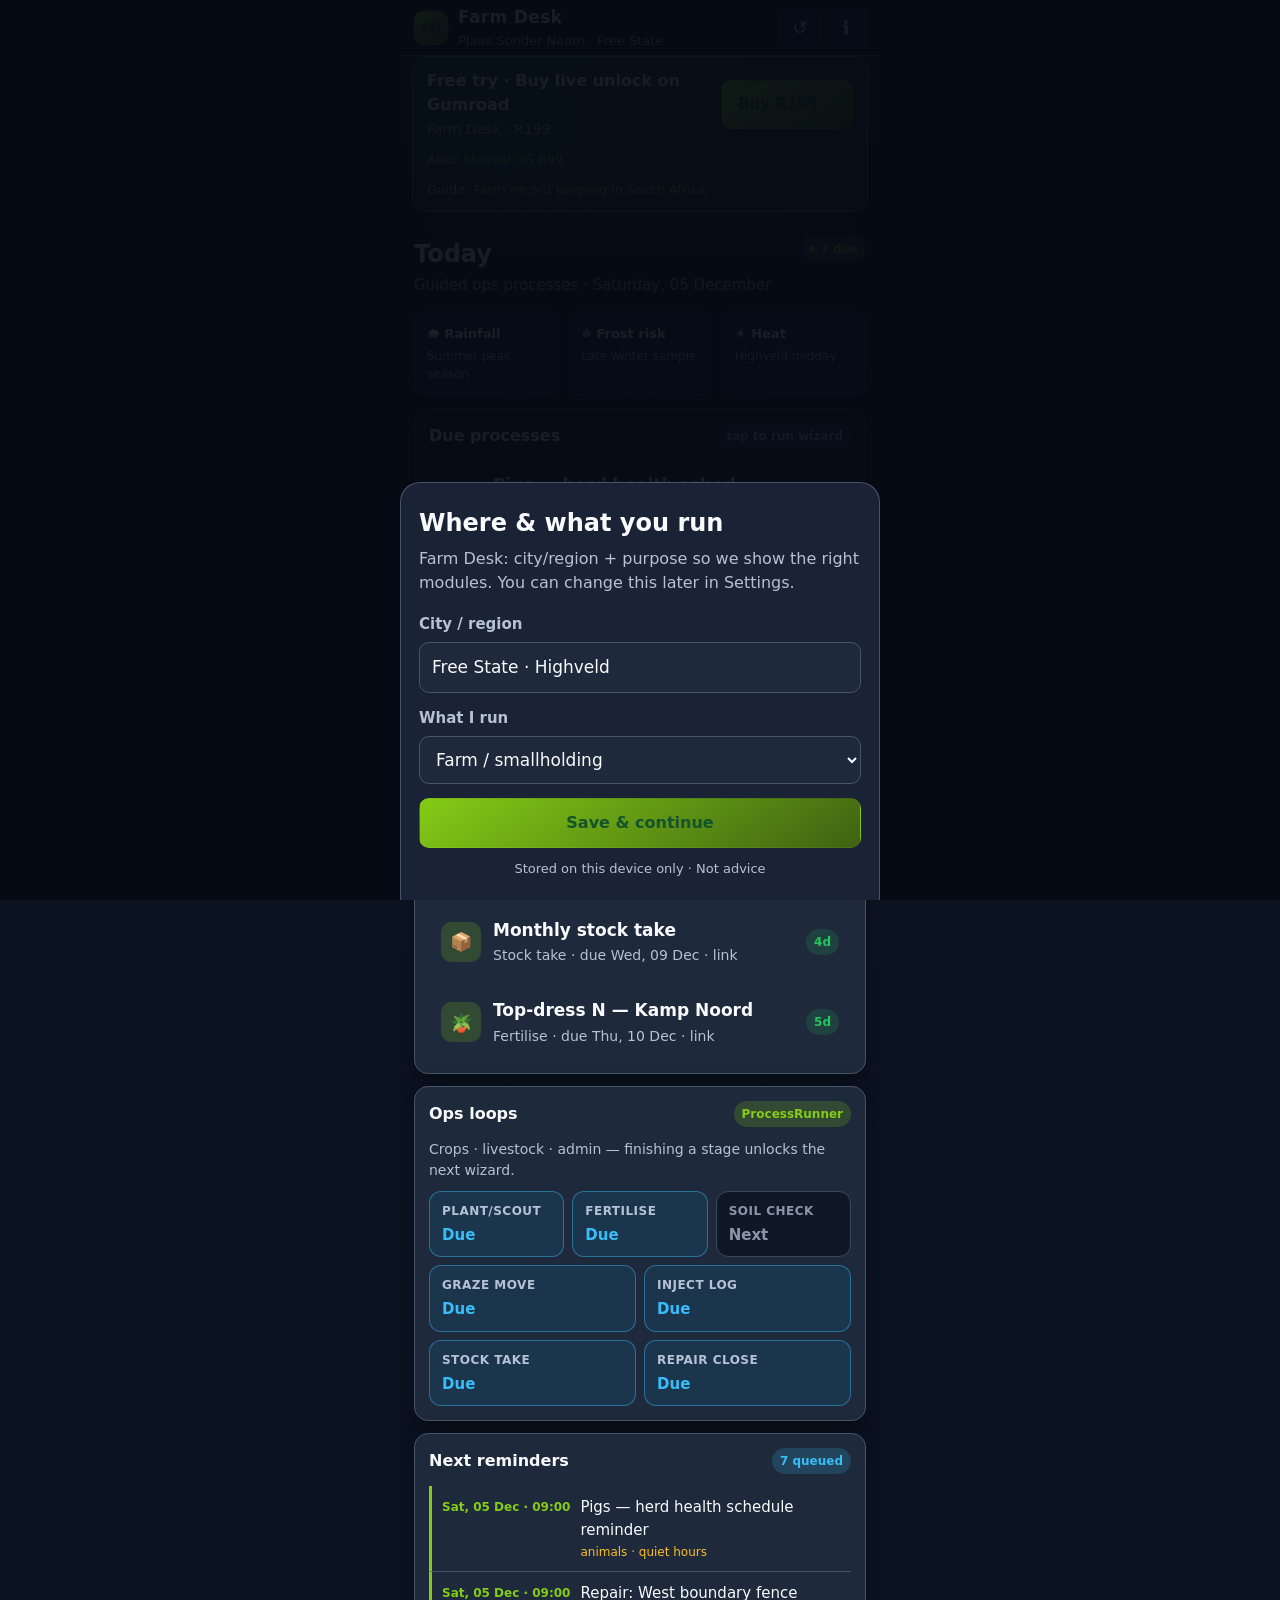
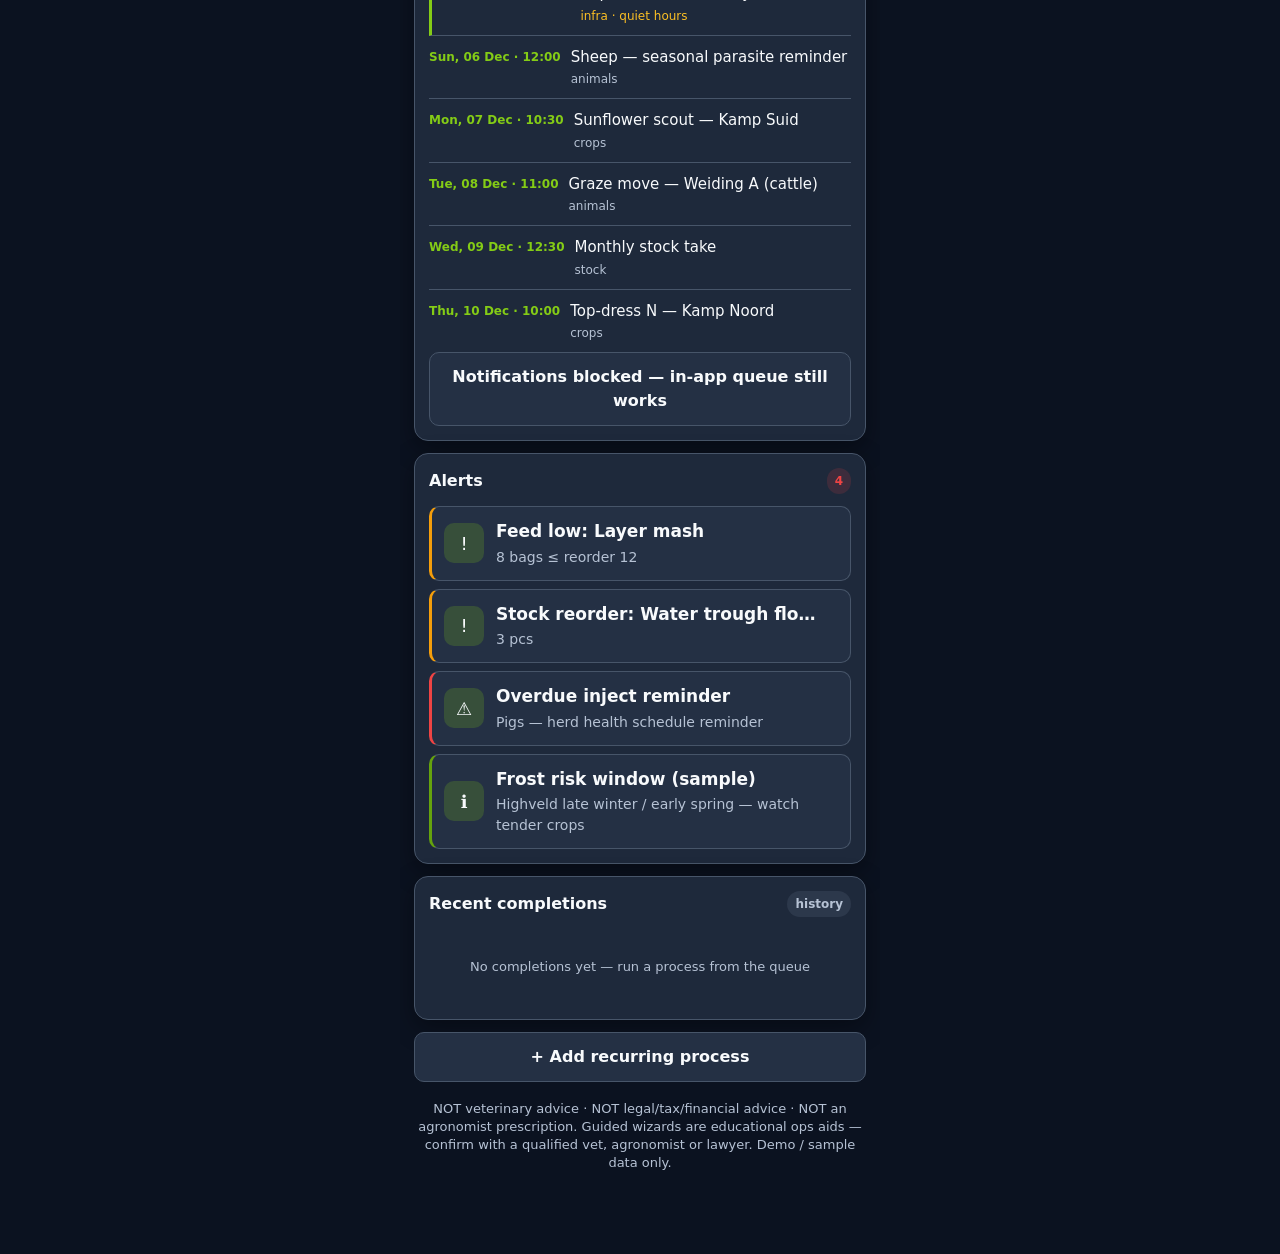
<file: index.html>
<!DOCTYPE html>
<html lang="en">
<head>
  <meta charset="UTF-8" />
  <meta name="viewport" content="width=device-width, initial-scale=1, viewport-fit=cover" />
  <meta name="theme-color" content="#0b1220" />
  <meta name="description" content="Farm Desk — free try of the live SA farm ops runner (Free State / Highveld). Buy unlock on Gumroad. Sample data only. NOT veterinary, legal, tax, financial or agronomist advice." />
  <meta name="apple-mobile-web-app-capable" content="yes" />
  <meta name="apple-mobile-web-app-status-bar-style" content="black-translucent" />
  <meta name="apple-mobile-web-app-title" content="Farm Desk" />
  <title>Farm Desk · Plaas ops</title>
  <link rel="manifest" href="manifest.webmanifest" />
  <link rel="apple-touch-icon" href="icons/icon-192.png" />
    <meta property="og:image" content="https://esteprinsloo101-web.github.io/farm-desk/brand/og.png" />
  <meta property="og:url" content="https://esteprinsloo101-web.github.io/farm-desk/" />
  <meta name="twitter:card" content="summary_large_image" />
  <link rel="icon" href="brand/favicon-192.png" type="image/png" sizes="192x192" />
<link rel="stylesheet" href="styles.css" />
  <link rel="icon" href="data:image/svg+xml,%3Csvg xmlns='http://www.w3.org/2000/svg' viewBox='0 0 32 32'%3E%3Crect width='32' height='32' rx='8' fill='%2384cc16'/%3E%3Ctext x='16' y='22' text-anchor='middle' font-size='14' font-family='sans-serif' font-weight='800' fill='%2314532d'%3EFD%3C/text%3E%3C/svg%3E" />
</head>
<body>
  <div class="app" id="app">
    <header class="header">
      <div class="brand">
        <div class="brand-mark" aria-hidden="true">FD</div>
        <div class="brand-text">
          <h1>Farm Desk</h1>
          <p>Plaas Sonder Naam · Free State</p>
        </div>
      </div>
      <div class="header-actions">
        <button type="button" class="icon-btn" id="btn-reset" title="Reset sample data" aria-label="Reset sample data">↺</button>
        <button type="button" class="icon-btn" id="btn-info" title="About" aria-label="About">ℹ</button>
      </div>
    </header>

    <div class="live-cta" role="region" aria-label="Free try · Buy live unlock on Gumroad">
      <div class="live-cta-body">
        <strong>Free try · Buy live unlock on Gumroad</strong>
        <span>Farm Desk · R199</span>
      </div>
      <a class="btn btn-primary btn-sm" href="https://stofficial.gumroad.com/l/omrggs" target="_blank" rel="noopener noreferrer">Buy R199 ↗</a>
      <p class="live-cta-foot">Also: <a href="https://stofficial.gumroad.com/l/ydbgne" target="_blank" rel="noopener noreferrer">Stokvel OS R99</a></p>
      <p class="live-cta-foot">Guide: <a href="guides/farm-record-keeping-south-africa.html">Farm record keeping in South Africa</a></p>
    </div>

    <div class="install-banner hidden" id="install-banner" role="region" aria-label="Install app">
      <div class="install-banner-body">
        <strong>Add Farm Desk to Home Screen</strong>
        <span>Works offline for the app shell · Reminds you of crops · livestock · admin loops</span>
      </div>
      <div class="install-banner-actions">
        <button type="button" class="btn btn-ghost btn-sm" id="btn-install-dismiss">Not now</button>
        <button type="button" class="btn btn-primary btn-sm" id="btn-install">Install</button>
      </div>
    </div>

    <main class="main" id="main">
      <!-- HOME / DASHBOARD -->
      <section class="view active" id="view-home" data-view="home">
        <div class="view-title">
          <div>
            <h2>Today</h2>
            <p class="sub">Guided ops processes · <span id="today-date"></span></p>
          </div>
          <span class="badge teal" id="today-count"><span class="dot"></span> 0 due</span>
        </div>

        <div class="grid grid-3 mb-12" id="weather-snap"></div>

        <div class="card mb-12">
          <div class="card-head">
            <h3>Due processes</h3>
            <span class="badge muted">tap to run wizard</span>
          </div>
          <div class="list" id="today-queue"></div>
        </div>

        <div class="card mb-12">
          <div class="card-head"><h3>Ops loops</h3><span class="badge teal">ProcessRunner</span></div>
          <p style="font-size:14px;color:var(--muted);margin-bottom:10px">Crops · livestock · admin — finishing a stage unlocks the next wizard.</p>
          <div class="loop-track" id="loop-track-crops" aria-label="Crops loop"></div>
          <div class="loop-track" id="loop-track-animals" style="margin-top:8px" aria-label="Livestock loop"></div>
          <div class="loop-track" id="loop-track-admin" style="margin-top:8px" aria-label="Admin loop"></div>
        </div>

        <div class="card mb-12">
          <div class="card-head"><h3>Next reminders</h3><span class="badge info" id="reminder-badge">auto</span></div>
          <div id="reminder-panel"></div>
          <div class="btn-row" style="margin-top:10px">
            <button type="button" class="btn btn-ghost btn-block" id="btn-enable-notifs">Enable notifications</button>
          </div>
        </div>

        <div class="card mb-12">
          <div class="card-head"><h3>Alerts</h3><span class="badge warn" id="alerts-badge">—</span></div>
          <div class="list" id="alerts-list"></div>
        </div>

        <div class="card mb-12">
          <div class="card-head"><h3>Recent completions</h3><span class="badge muted">history</span></div>
          <div id="history-panel"></div>
        </div>

        <div class="btn-row mb-12">
          <button type="button" class="btn btn-ghost btn-block" id="btn-add-process-home">+ Add recurring process</button>
        </div>

        <p class="disclaimer">NOT veterinary advice · NOT legal/tax/financial advice · NOT an agronomist prescription. Guided wizards are educational ops aids — confirm with a qualified vet, agronomist or lawyer. Demo / sample data only.</p>
      </section>

      <!-- CROPS -->
      <section class="view" id="view-crops" data-view="crops">
        <div class="view-title">
          <div>
            <h2>Crops</h2>
            <p class="sub">Kampe · plant windows · soil logs</p>
          </div>
        </div>

        <div class="tabs" id="crops-tabs">
          <button type="button" class="tab active" data-ctab="fields">Kampe</button>
          <button type="button" class="tab" data-ctab="planner">Planner</button>
          <button type="button" class="tab" data-ctab="fert">Fertilise</button>
          <button type="button" class="tab" data-ctab="soil">Soil logs</button>
        </div>

        <div id="crops-panel-fields">
          <div class="card mb-12">
            <div class="card-head"><h3>Fields / kampe</h3><span class="badge teal" id="fields-ha">—</span></div>
            <div class="list" id="fields-list"></div>
          </div>
        </div>

        <div id="crops-panel-planner" class="hidden">
          <div class="card mb-12">
            <div class="card-head"><h3>What · where · when</h3><span class="badge muted">sample</span></div>
            <div class="list" id="planner-list"></div>
          </div>
        </div>

        <div id="crops-panel-fert" class="hidden">
          <div class="card mb-12">
            <div class="card-head"><h3>Fertiliser timing reminders</h3><span class="badge warn">ops aid</span></div>
            <p style="font-size:12px;color:var(--muted);margin-bottom:10px">Reminders only — not a product prescription. Confirm rates with an agronomist.</p>
            <div class="list" id="fert-list"></div>
          </div>
        </div>

        <div id="crops-panel-soil" class="hidden">
          <div class="card mb-12">
            <div class="card-head"><h3>Add soil / moisture log</h3></div>
            <div class="form-row"><label>Kamp / field</label>
              <select id="soil-field"></select>
            </div>
            <div class="form-row"><label>Moisture note</label>
              <input type="text" id="soil-moisture" placeholder="e.g. Adequate after rain" />
            </div>
            <div class="form-row"><label>Quality / observation</label>
              <textarea id="soil-note" placeholder="User-entered observation…"></textarea>
            </div>
            <button type="button" class="btn btn-primary btn-block" id="btn-soil-log">Save soil log</button>
          </div>
          <div class="card">
            <div class="card-head"><h3>Recent soil logs</h3></div>
            <div class="list" id="soil-logs"></div>
          </div>
        </div>
        <p class="disclaimer">NOT an agronomist prescription · Demo sample data · Confirm fertiliser &amp; plant decisions with a qualified adviser.</p>
      </section>

      <!-- ANIMALS / LIVESTOCK -->
      <section class="view" id="view-animals" data-view="animals">
        <div class="view-title">
          <div>
            <h2>Animals</h2>
            <p class="sub">Vee · wild · grazing · inject reminders</p>
          </div>
        </div>

        <div class="tabs" id="animals-tabs">
          <button type="button" class="tab active" data-atab="herd">Herd</button>
          <button type="button" class="tab" data-atab="capacity">Capacity</button>
          <button type="button" class="tab" data-atab="graze">Graze</button>
          <button type="button" class="tab" data-atab="feed">Feed</button>
          <button type="button" class="tab" data-atab="inject">Inject</button>
        </div>

        <div id="animals-panel-herd">
          <div class="grid grid-2 mb-12" id="herd-kpis"></div>
          <div class="card mb-12">
            <div class="card-head"><h3>Headcounts by species</h3></div>
            <div class="list" id="herd-list"></div>
          </div>
        </div>

        <div id="animals-panel-capacity" class="hidden">
          <div class="card mb-12">
            <div class="card-head"><h3>Carrying capacity</h3><span class="badge muted">sample table</span></div>
            <p style="font-size:12px;color:var(--muted);margin-bottom:10px">Simple ha × stocking rate. Adjust rates to your veld — educational only.</p>
            <div class="form-row"><label>Grazing area (ha)</label>
              <input type="number" id="cap-ha" inputmode="decimal" step="0.1" />
            </div>
            <div class="form-row"><label>Species / rate basis</label>
              <select id="cap-species"></select>
            </div>
            <div class="form-row"><label>Stocking rate (LSU / ha) — editable</label>
              <input type="number" id="cap-rate" inputmode="decimal" step="0.01" />
            </div>
            <div class="calc-box">
              <div style="font-size:12px;color:var(--muted)">Estimated LSU capacity</div>
              <div class="calc-result" id="cap-result">—</div>
              <div style="font-size:12px;color:var(--muted);margin-top:6px" id="cap-compare"></div>
            </div>
            <button type="button" class="btn btn-ghost btn-block" id="btn-cap-save" style="margin-top:10px">Save rate to sample table</button>
          </div>
          <div class="card">
            <div class="card-head"><h3>Sample stocking rates</h3></div>
            <div class="list" id="rate-table"></div>
          </div>
        </div>

        <div id="animals-panel-graze" class="hidden">
          <div class="card mb-12">
            <div class="card-head"><h3>Grazing rotations</h3><span class="badge teal">kampe</span></div>
            <div class="list" id="graze-list"></div>
          </div>
        </div>

        <div id="animals-panel-feed" class="hidden">
          <div class="card mb-12">
            <div class="card-head"><h3>Feed &amp; supplies</h3></div>
            <div class="list" id="feed-list"></div>
          </div>
        </div>

        <div id="animals-panel-inject" class="hidden">
          <div class="card mb-12">
            <div class="card-head"><h3>Injection / vaccination reminders</h3><span class="badge danger">no dosages</span></div>
            <p style="font-size:12px;color:var(--muted);margin-bottom:10px">Due-date reminders only. You enter the product name when logging. <strong>NOT veterinary advice — no dosages or medical protocols.</strong></p>
            <div class="list" id="inject-list"></div>
          </div>
          <div class="card mb-12">
            <div class="card-head"><h3>Log dose given</h3></div>
            <div class="form-row"><label>Reminder</label>
              <select id="log-inject-id"></select>
            </div>
            <div class="form-row"><label>Product used (you enter)</label>
              <input type="text" id="log-inject-product" placeholder="e.g. brand / vaccine name" />
            </div>
            <div class="form-row"><label>Notes (optional)</label>
              <input type="text" id="log-inject-note" placeholder="Batch, animal group…" />
            </div>
            <button type="button" class="btn btn-primary btn-block" id="btn-log-inject">Mark given</button>
          </div>
          <div class="card">
            <div class="card-head"><h3>Treatment log</h3></div>
            <div class="list" id="treatment-log"></div>
          </div>
        </div>
        <p class="disclaimer">NOT veterinary advice · Reminder schedules are educational ops aids · Confirm all animal health decisions with a qualified veterinarian.</p>
      </section>

      <!-- MONEY -->
      <section class="view" id="view-money" data-view="money">
        <div class="view-title">
          <div>
            <h2>Money</h2>
            <p class="sub">Income · expense · cash (ZAR)</p>
          </div>
        </div>

        <div class="grid grid-2 mb-12">
          <div class="card kpi">
            <div class="stat-value green" id="money-in">R0</div>
            <div class="stat-label">Income (month)</div>
          </div>
          <div class="card kpi">
            <div class="stat-value amber" id="money-out">R0</div>
            <div class="stat-label">Expenses (month)</div>
          </div>
        </div>
        <div class="card kpi mb-12">
          <div class="stat-value teal" id="money-cash">R0</div>
          <div class="stat-label">Cash overview (sample)</div>
        </div>

        <div class="card mb-12">
          <div class="card-head"><h3>Income</h3></div>
          <div class="list" id="income-list"></div>
        </div>
        <div class="card mb-12">
          <div class="card-head"><h3>Expenses</h3></div>
          <div class="list" id="expense-list"></div>
        </div>
        <div class="card">
          <div class="card-head"><h3>Buying / planned purchases</h3></div>
          <div class="list" id="buying-list"></div>
        </div>
        <p class="disclaimer">NOT financial or tax advice · Demo ZAR figures only · Confirm with your bookkeeper / accountant.</p>
      </section>

      <!-- MORE hub -->
      <section class="view" id="view-more" data-view="more">
        <div class="view-title">
          <div>
            <h2>More</h2>
            <p class="sub">Weather · stock · infra · admin · HR</p>
          </div>
        </div>
        <div class="more-grid" id="more-grid"></div>
        <p class="disclaimer">Sample modules · Reset anytime from Settings or ↺</p>
      </section>

      <!-- WEATHER -->
      <section class="view" id="view-weather" data-view="weather">
        <button type="button" class="back-link" data-nav="more">← More</button>
        <div class="view-title">
          <div>
            <h2>Weather &amp; seasons</h2>
            <p class="sub">Highveld sample · not live API</p>
          </div>
        </div>
        <div class="card mb-12">
          <div class="card-head"><h3>Pattern cards</h3><span class="badge info">placeholder API</span></div>
          <div class="grid" id="weather-cards" style="gap:10px"></div>
          <p style="font-size:11px;color:var(--muted);margin-top:10px">Static sample for Free State / Highveld. Live weather API hook can replace this later.</p>
        </div>
        <div class="card">
          <div class="card-head"><h3>Seasonal calendar</h3><span class="badge teal">Highveld-style</span></div>
          <div id="season-calendar"></div>
        </div>
        <p class="disclaimer">Sample climate notes only · Not a forecast service · Confirm frost &amp; planting with local advisers.</p>
      </section>

      <!-- STOCK -->
      <section class="view" id="view-stock" data-view="stock">
        <button type="button" class="back-link" data-nav="more">← More</button>
        <div class="view-title">
          <div>
            <h2>Stock &amp; supplies</h2>
            <p class="sub">Inventory · reorder · purchases</p>
          </div>
        </div>
        <div class="card mb-12">
          <div class="card-head"><h3>Inventory</h3><span class="badge" id="stock-low-badge">—</span></div>
          <div class="list" id="stock-list"></div>
        </div>
        <div class="card">
          <div class="card-head"><h3>Purchase log</h3></div>
          <div class="list" id="purchase-list"></div>
        </div>
        <p class="disclaimer">Demo inventory · Not a procurement or chemical advisory tool.</p>
      </section>

      <!-- MONITORING -->
      <section class="view" id="view-monitor" data-view="monitor">
        <button type="button" class="back-link" data-nav="more">← More</button>
        <div class="view-title">
          <div>
            <h2>Monitoring</h2>
            <p class="sub">Health notes · photo stubs · tasks</p>
          </div>
        </div>
        <div class="card mb-12">
          <div class="card-head"><h3>Add health / field note</h3></div>
          <div class="form-row"><label>Area</label>
            <select id="mon-area">
              <option value="crop">Crop</option>
              <option value="livestock">Livestock</option>
              <option value="infra">Infrastructure</option>
            </select>
          </div>
          <div class="form-row"><label>Note</label>
            <textarea id="mon-note" placeholder="Observation…"></textarea>
          </div>
          <button type="button" class="btn btn-primary btn-block" id="btn-mon-add">Save note (+ photo stub)</button>
        </div>
        <div class="card mb-12">
          <div class="card-head"><h3>Notes</h3></div>
          <div class="list" id="mon-list"></div>
        </div>
        <div class="card">
          <div class="card-head"><h3>Tasks due</h3></div>
          <div class="list" id="mon-tasks"></div>
        </div>
        <p class="disclaimer">NOT veterinary or agronomist advice · User-entered notes only.</p>
      </section>

      <!-- INFRA / REPAIRS -->
      <section class="view" id="view-infra" data-view="infra">
        <button type="button" class="back-link" data-nav="more">← More</button>
        <div class="view-title">
          <div>
            <h2>Repairs &amp; infra</h2>
            <p class="sub">Fences · pumps · vehicles · sheds</p>
          </div>
        </div>
        <div class="card mb-12">
          <div class="card-head"><h3>Infrastructure register</h3></div>
          <div class="list" id="infra-list"></div>
        </div>
        <div class="card mb-12">
          <div class="card-head"><h3>Repair tickets</h3><span class="badge warn" id="repair-badge">—</span></div>
          <div class="list" id="repair-list"></div>
        </div>
        <div class="card">
          <div class="card-head"><h3>New repair ticket</h3></div>
          <div class="form-row"><label>Asset</label>
            <select id="repair-asset"></select>
          </div>
          <div class="form-row"><label>Issue</label>
            <input type="text" id="repair-issue" placeholder="e.g. Broken dropper on west fence" />
          </div>
          <button type="button" class="btn btn-primary btn-block" id="btn-repair-add">Open ticket</button>
        </div>
        <p class="disclaimer">Demo ops register · Confirm safety-critical work with qualified tradespeople.</p>
      </section>

      <!-- ADMIN -->
      <section class="view" id="view-admin" data-view="admin">
        <button type="button" class="back-link" data-nav="more">← More</button>
        <div class="view-title">
          <div>
            <h2>Admin &amp; budget</h2>
            <p class="sub">Cash sketch · buying · overview</p>
          </div>
        </div>
        <div class="grid grid-2 mb-12">
          <div class="card kpi">
            <div class="stat-value teal" id="admin-ha">—</div>
            <div class="stat-label">Total hectares</div>
          </div>
          <div class="card kpi">
            <div class="stat-value green" id="admin-head">—</div>
            <div class="stat-label">Total vee head</div>
          </div>
        </div>
        <div class="card mb-12">
          <div class="card-head"><h3>Budget snapshot (ZAR)</h3></div>
          <div id="admin-budget"></div>
        </div>
        <div class="card">
          <div class="card-head"><h3>Quick links</h3></div>
          <div class="btn-row">
            <button type="button" class="btn btn-ghost" data-nav="money">Money</button>
            <button type="button" class="btn btn-ghost" data-nav="stock">Stock</button>
          </div>
        </div>
        <p class="disclaimer">NOT tax or financial advice · Demo figures.</p>
      </section>

      <!-- CONTACTS -->
      <section class="view" id="view-contacts" data-view="contacts">
        <button type="button" class="back-link" data-nav="more">← More</button>
        <div class="view-title">
          <div>
            <h2>Contacts</h2>
            <p class="sub">Vets · suppliers · brokers · buyers</p>
          </div>
        </div>
        <div class="chip-row" id="contact-filters"></div>
        <div class="list" id="contacts-list"></div>
        <p class="disclaimer">Sample contacts only · Not endorsements.</p>
      </section>

      <!-- LEGAL -->
      <section class="view" id="view-legal" data-view="legal">
        <button type="button" class="back-link" data-nav="more">← More</button>
        <div class="view-title">
          <div>
            <h2>Legal</h2>
            <p class="sub">Licences · POPIA · checklist</p>
          </div>
        </div>
        <div class="card mb-12">
          <div class="card-head"><h3>Licence / permit renewals</h3><span class="badge warn">sample</span></div>
          <div class="list" id="legal-renewals"></div>
        </div>
        <div class="card mb-12">
          <div class="card-head"><h3>POPIA note</h3></div>
          <p style="font-size:13px;color:var(--text-dim)">Farm Desk stores sample ops data in your browser localStorage only. If you handle worker or buyer personal information in a real system, process it lawfully under POPIA — appoint an information officer where required, minimise data, and secure access. This note is educational, not legal advice.</p>
        </div>
        <div class="card">
          <div class="card-head"><h3>Compliance checklist</h3><span class="badge muted">not legal advice</span></div>
          <div id="legal-checklist"></div>
        </div>
        <p class="disclaimer">NOT legal advice · Confirm licences, labour and land-use compliance with a qualified attorney / authority.</p>
      </section>

      <!-- HR -->
      <section class="view" id="view-hr" data-view="hr">
        <button type="button" class="back-link" data-nav="more">← More</button>
        <div class="view-title">
          <div>
            <h2>HR &amp; people</h2>
            <p class="sub">Roster · skof · leave · payroll Approve</p>
          </div>
        </div>

        <div class="approve-card mb-12" id="payroll-approve">
          <h3>Approve payroll</h3>
          <p id="payroll-copy">Payslips prepared for next pay day. App prepared — you confirm pay.</p>
          <div class="btn-row">
            <button type="button" class="btn btn-ghost" id="btn-payroll-later">Later</button>
            <button type="button" class="btn btn-amber" id="btn-payroll-approve">Approve pay</button>
          </div>
        </div>

        <div class="card mb-12">
          <div class="card-head"><h3>Roster / roles</h3><span class="badge teal" id="hr-count">0</span></div>
          <div class="list" id="hr-list"></div>
        </div>

        <div class="card mb-12">
          <div class="card-head"><h3>Time clock / skof</h3></div>
          <div class="list" id="skof-list"></div>
          <div class="btn-row">
            <button type="button" class="btn btn-primary" id="btn-clock-in">Clock in</button>
            <button type="button" class="btn btn-ghost" id="btn-clock-out">Clock out</button>
          </div>
        </div>

        <div class="card">
          <div class="card-head"><h3>Leave</h3></div>
          <div class="list" id="leave-list"></div>
        </div>
        <p class="disclaimer">NOT labour / DoEL advice · Demo roster · Confirm BCEA/UIF with qualified advisers.</p>
      </section>

      <!-- TODO -->
      <section class="view" id="view-todo" data-view="todo">
        <button type="button" class="back-link" data-nav="more">← More</button>
        <div class="view-title">
          <div>
            <h2>To-do</h2>
            <p class="sub">Farm-wide auto + manual</p>
          </div>
        </div>
        <div class="card mb-12">
          <div class="card-head"><h3>Add task</h3></div>
          <div class="form-row"><label>Task</label>
            <input type="text" id="todo-text" placeholder="e.g. Check windpomp at dam" />
          </div>
          <button type="button" class="btn btn-primary btn-block" id="btn-todo-add">Add task</button>
        </div>
        <div class="card">
          <div class="card-head"><h3>All tasks</h3><span class="badge" id="todo-badge">—</span></div>
          <div class="list" id="todo-list"></div>
        </div>
        <p class="disclaimer">Ops checklist only · Demo data.</p>
      </section>

      <!-- SETTINGS -->
      <section class="view" id="view-settings" data-view="settings">
        <button type="button" class="back-link" data-nav="more">← More</button>
        <div class="view-title">
          <div>
            <h2>Settings</h2>
            <p class="sub">Modules · reminders · backup</p>
          </div>
        </div>
        <div class="card mb-12">
          <div class="card-head"><h3>Farm</h3></div>
          <p style="font-size:13px" id="settings-farm"></p>
        </div>

        <div class="card mb-12">
          <div class="card-head"><h3>Recurring processes</h3><span class="badge teal">wizard</span></div>
          <p style="font-size:12px;color:var(--muted);margin-bottom:10px">Crops (plant → fertilise → soil), livestock (graze → inject log), admin (stock take → repair). Guided ProcessRunner — not checklists. Account links open in a new tab.</p>
          <div class="list" id="process-list"></div>
          <button type="button" class="btn btn-primary btn-block" id="btn-add-process" style="margin-top:10px">+ Add process</button>
        </div>

        <div class="card mb-12">
          <div class="card-head"><h3>Completion history</h3></div>
          <div id="history-list-full"></div>
        </div>

        <div class="card mb-12">
          <div class="card-head"><h3>Reminders</h3><span class="badge teal">v1</span></div>
          <p style="font-size:14px;color:var(--muted);margin-bottom:10px">Browser notifications for due processes when the app is open. Quiet hours skip alerts.</p>
          <div class="form-row"><label for="quiet-start">Quiet hours start</label>
            <input type="number" id="quiet-start" min="0" max="23" step="1" inputmode="numeric" placeholder="21" />
          </div>
          <div class="form-row"><label for="quiet-end">Quiet hours end</label>
            <input type="number" id="quiet-end" min="0" max="23" step="1" inputmode="numeric" placeholder="7" />
          </div>
          <label class="toggle-row" style="margin-bottom:10px">
            <div>
              <div class="t-label">Allow reminder alerts</div>
              <div class="t-meta">Uses Notification API when granted</div>
            </div>
            <div class="switch">
              <input type="checkbox" id="pref-notifs" />
              <span class="slider"></span>
            </div>
          </label>
          <div class="btn-row">
            <button type="button" class="btn btn-ghost btn-block" id="btn-request-notifs">Request notification permission</button>
          </div>
          <p id="notif-status" style="font-size:13px;color:var(--muted);margin-top:8px"></p>
        </div>

        <div class="card mb-12">
          <div class="card-head"><h3>Backup</h3><span class="badge muted">JSON</span></div>
          <p style="font-size:14px;color:var(--muted);margin-bottom:10px">Export or import app state from localStorage (farm, crops, animals, processes, history, modules, prefs).</p>
          <div class="btn-row">
            <button type="button" class="btn btn-primary btn-block" id="btn-export-json">Export JSON</button>
            <button type="button" class="btn btn-ghost btn-block" id="btn-import-json">Import JSON</button>
          </div>
          <input type="file" id="import-file" accept="application/json,.json" class="hidden" />
        </div>

        <div class="card">
          <div class="card-head"><h3>Sample data</h3></div>
          <button type="button" class="btn btn-danger btn-block" id="btn-reset-2">Reset all sample data</button>
        </div>
        <p class="disclaimer">localStorage key farm-desk-v4 · NOT veterinary / legal / tax / agronomist advice · Installable PWA · Injection module is reminder + user product log only.</p>
      </section>

    </main>

    <nav class="nav" id="bottom-nav" aria-label="Primary">
      <button type="button" class="active" data-nav="home"><span class="nav-ico" aria-hidden="true">◎</span>Today</button>
      <button type="button" data-nav="crops"><span class="nav-ico" aria-hidden="true">🌾</span>Crops</button>
      <button type="button" data-nav="animals"><span class="nav-ico" aria-hidden="true">🐄</span>Animals</button>
      <button type="button" data-nav="money"><span class="nav-ico" aria-hidden="true">R</span>Money</button>
      <button type="button" data-nav="more"><span class="nav-ico" aria-hidden="true">☰</span>More</button>
    </nav>
  </div>

  <div class="toast" id="toast" role="status"></div>

  <div class="modal-backdrop" id="modal" aria-hidden="true">
    <div class="modal" role="dialog" aria-modal="true" aria-labelledby="modal-title">
      <h3 id="modal-title">About</h3>
      <div id="modal-body"></div>
      <button type="button" class="btn btn-primary btn-block" id="modal-close" style="margin-top:12px">Close</button>
    </div>
  </div>

  
  <!-- ProcessRunner wizard -->
  
  <div class="onboard-overlay" id="onboard" aria-hidden="true">
    <div class="onboard-sheet" role="dialog" aria-modal="true" aria-labelledby="onboard-title">
      <h2 id="onboard-title">Where &amp; what you run</h2>
      <p class="lead">Farm Desk: city/region + purpose so we show the right modules. You can change this later in Settings.</p>
      <div class="form-row">
        <label for="ob-city">City / region</label>
        <input type="text" id="ob-city" placeholder="e.g. Bloemfontein, Free State" autocomplete="address-level2" />
      </div>
      <div class="form-row">
        <label for="ob-purpose">What I run</label>
        <select id="ob-purpose">
          <option value="">Choose…</option>
          <option value="household">Household / family</option>
          <option value="farm">Farm / smallholding</option>
          <option value="trade">Trade / job work</option>
          <option value="rentals">Rentals / units</option>
          <option value="stokvel">Stokvel / society money</option>
          <option value="flood">Flood / hazard screen</option>
          <option value="decisions">Decisions / judgment</option>
        </select>
      </div>
      <button type="button" class="btn btn-primary btn-block" id="ob-save">Save &amp; continue</button>
      <p class="disclaimer" style="margin-top:12px">Stored on this device only · Not advice</p>
    </div>
  </div>

  <div class="pr-overlay" id="process-runner" aria-hidden="true">
    <div class="pr-sheet" role="dialog" aria-modal="true" aria-labelledby="pr-title">
      <div class="pr-head">
        <button type="button" class="icon-btn" id="pr-close" aria-label="Close wizard">✕</button>
        <h3 id="pr-title">Process</h3>
        <span class="badge muted" id="pr-badge">1/1</span>
      </div>
      <div class="pr-stepper" id="pr-stepper" aria-hidden="true"></div>
      <div class="pr-body" id="pr-body"></div>
      <div class="pr-actions" id="pr-actions"></div>
    </div>
  </div>

  <script src="app.js"></script>
  <script>
    if ("serviceWorker" in navigator) {
      window.addEventListener("load", function () {
        navigator.serviceWorker.register("./service-worker.js").catch(function () {});
      });
    }
  </script>
</body>
</html>
</file>
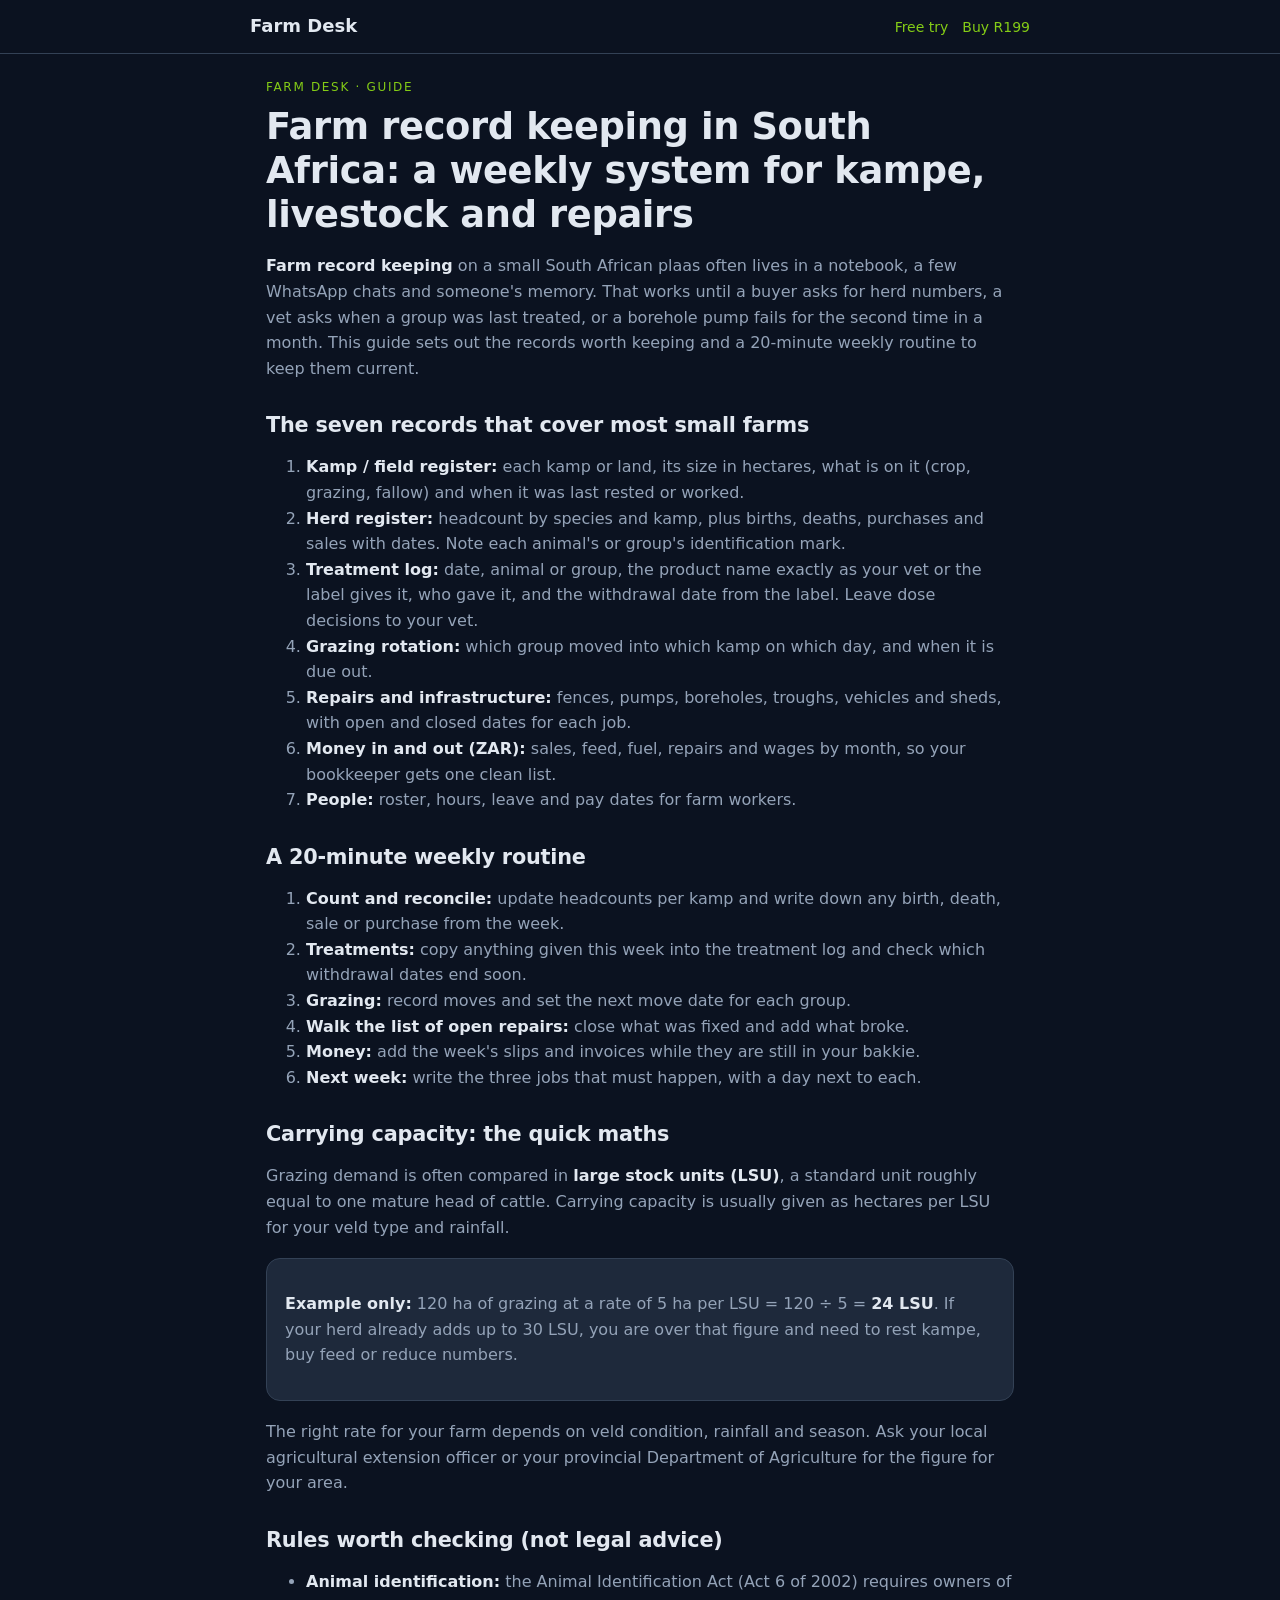
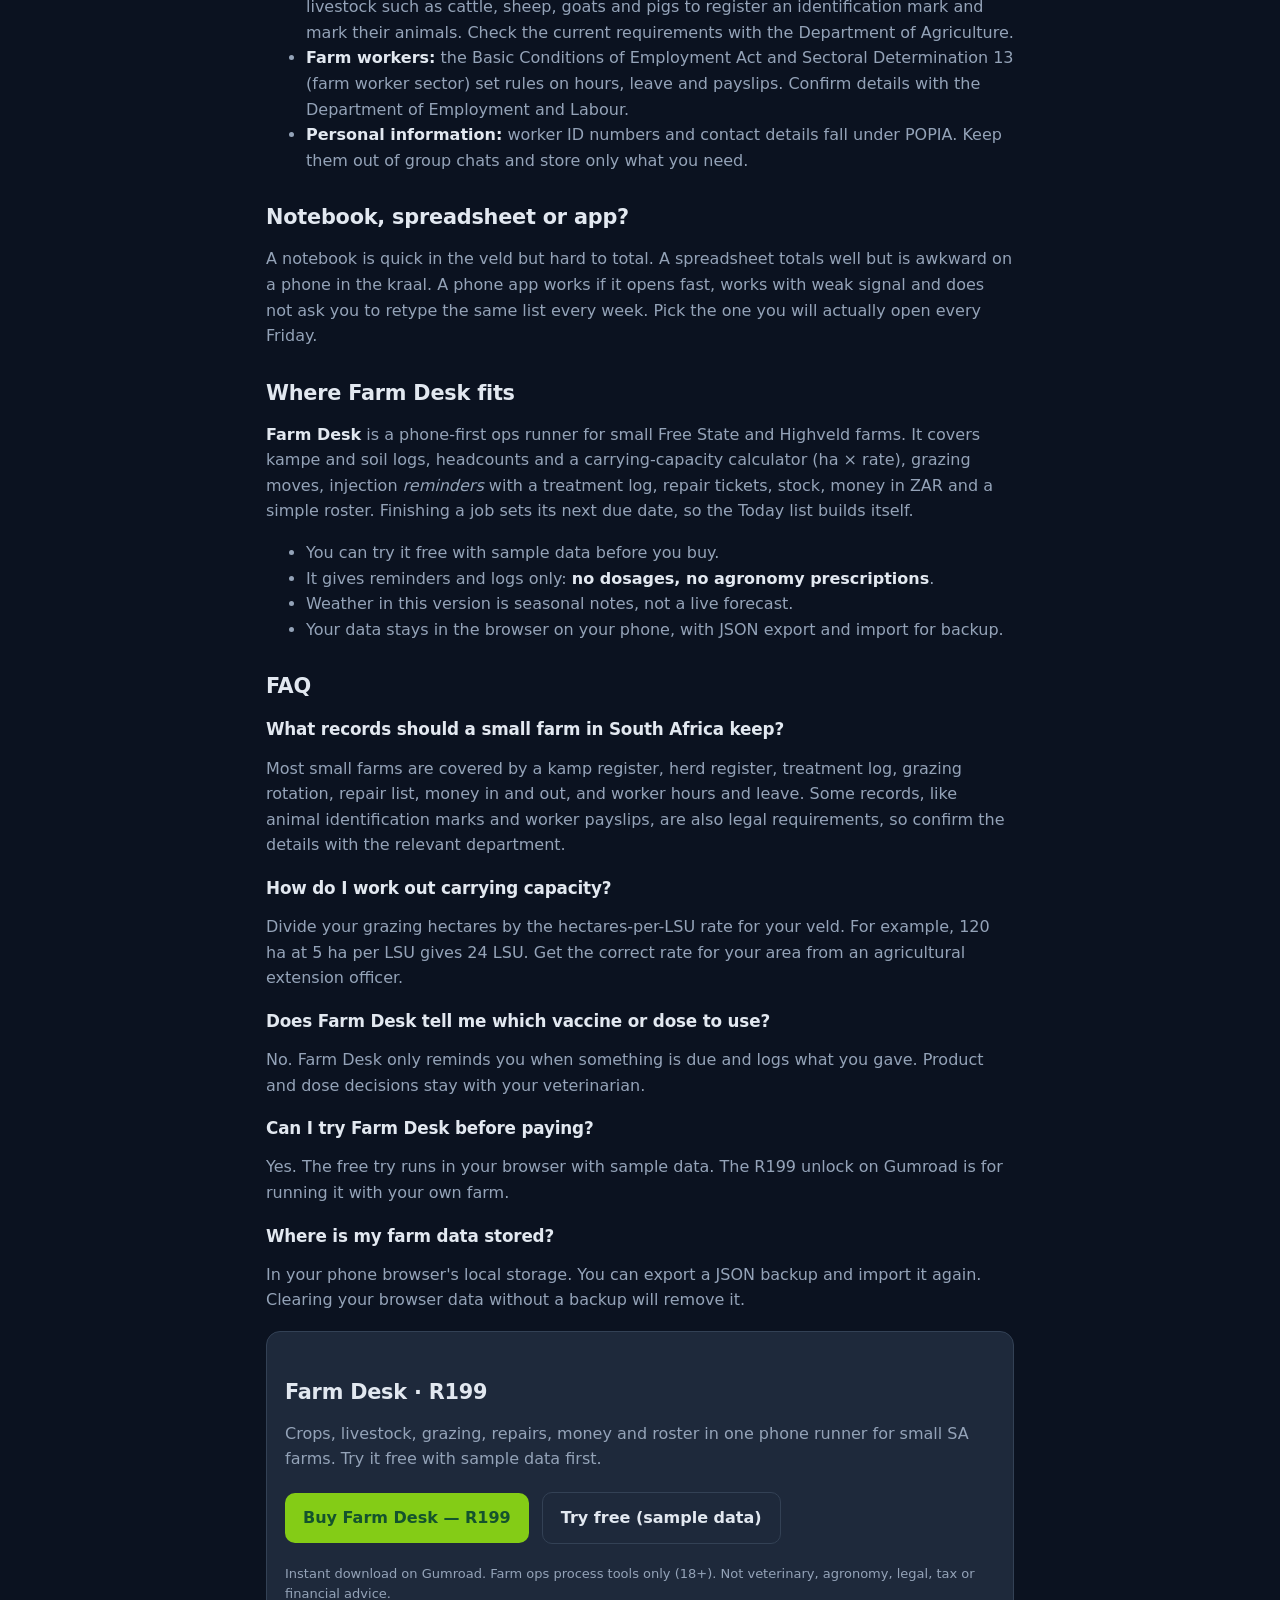
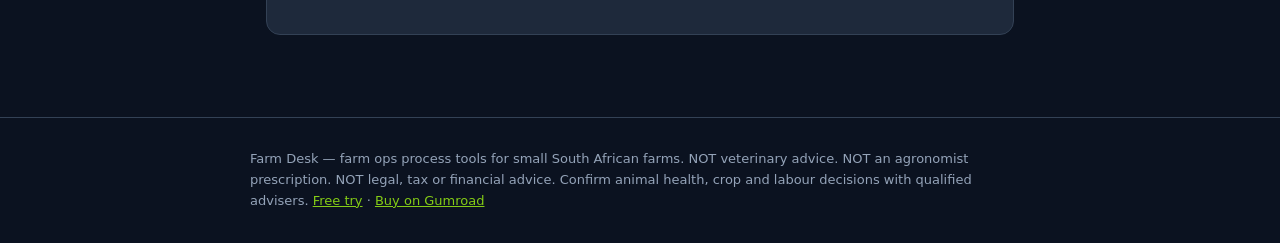
<file: guides/farm-record-keeping-south-africa.html>
<!DOCTYPE html>
<html lang="en-ZA">
<head>
<meta charset="UTF-8" />
<meta name="viewport" content="width=device-width, initial-scale=1" />
<title>Farm Record Keeping in South Africa: A Weekly System for Kampe and Livestock</title>
<meta name="description" content="A weekly farm record-keeping routine for small South African farms: kamp register, herd and treatment logs, grazing, carrying capacity, repairs, money and people." />
<meta name="robots" content="index,follow" />
<link rel="canonical" href="https://esteprinsloo101-web.github.io/farm-desk/guides/farm-record-keeping-south-africa.html" />
<meta property="og:title" content="Farm Record Keeping in South Africa: A Weekly System for Kampe and Livestock" />
<meta property="og:description" content="A weekly farm record-keeping routine for small South African farms: kamp register, herd and treatment logs, grazing, carrying capacity, repairs, money and people." />
<meta property="og:type" content="article" />
<meta property="og:url" content="https://esteprinsloo101-web.github.io/farm-desk/guides/farm-record-keeping-south-africa.html" />
<meta name="theme-color" content="#0b1220" />

<style>
:root{--bg:#0b1220;--panel:#1e293b;--line:#334155;--ink:#e2e8f0;--muted:#94a3b8;--acc:#84cc16;--accink:#14532d}
*{box-sizing:border-box}body{margin:0;background:var(--bg);color:var(--ink);font-family:system-ui,-apple-system,Segoe UI,Roboto,sans-serif;line-height:1.6}
a{color:var(--acc)}.skip{position:absolute;left:-999px}.skip:focus{left:8px;top:8px}
header.site{border-bottom:1px solid var(--line);padding:12px 16px}header.site .in{max-width:780px;margin:0 auto;display:flex;justify-content:space-between;align-items:center;gap:12px;flex-wrap:wrap}
.logo{font-family:system-ui,-apple-system,Segoe UI,Roboto,sans-serif;font-weight:700;color:var(--ink);text-decoration:none;font-size:18px}nav a{margin-left:14px;font-size:14px;text-decoration:none}
main{max-width:780px;margin:0 auto;padding:24px 16px 64px}.eyebrow{color:var(--acc);font-size:12px;letter-spacing:.14em;text-transform:uppercase;margin:0 0 8px}.eyebrow a{text-decoration:none}
h1,h2,h3{font-family:system-ui,-apple-system,Segoe UI,Roboto,sans-serif;letter-spacing:-.01em;line-height:1.2}h1{font-size:clamp(1.6rem,4vw,2.3rem);margin:0 0 14px}h2{font-size:1.3rem;margin:32px 0 10px}h3{font-size:1.05rem;margin:20px 0 6px}
p,li{color:var(--muted);font-size:16px}strong{color:var(--ink)}code{background:var(--panel);padding:1px 5px;border-radius:5px;color:var(--ink)}
table{width:100%;border-collapse:collapse;margin:10px 0;font-size:15px}th,td{border:1px solid var(--line);padding:8px;text-align:left;color:var(--muted);vertical-align:top}th{color:var(--ink);background:var(--panel)}
.card{background:var(--panel);border:1px solid var(--line);border-radius:14px;padding:16px 18px;margin:18px 0}
.btn{display:inline-block;background:var(--acc);color:var(--accink);font-weight:700;text-decoration:none;padding:12px 18px;border-radius:10px;margin:4px 8px 4px 0}.btn.ghost{background:transparent;color:var(--ink);border:1px solid var(--line)}
.fine{font-size:13px;color:var(--muted)}footer{border-top:1px solid var(--line);padding:18px 16px}footer .in{max-width:780px;margin:0 auto}
</style>
<script type="application/ld+json">{"@context": "https://schema.org", "@type": "Article", "headline": "Farm record keeping in South Africa: a weekly system for kampe, livestock and repairs", "description": "A weekly farm record-keeping routine for small South African farms: kamp register, herd and treatment logs, grazing, carrying capacity, repairs, money and people.", "datePublished": "2026-09-25", "dateModified": "2026-09-25", "inLanguage": "en-ZA", "mainEntityOfPage": "https://esteprinsloo101-web.github.io/farm-desk/guides/farm-record-keeping-south-africa.html", "publisher": {"@type": "Organization", "name": "Farm Desk"}}</script>
<script type="application/ld+json">{"@context": "https://schema.org", "@type": "FAQPage", "mainEntity": [{"@type": "Question", "name": "What records should a small farm in South Africa keep?", "acceptedAnswer": {"@type": "Answer", "text": "Most small farms are covered by a kamp register, herd register, treatment log, grazing rotation, repair list, money in and out, and worker hours and leave. Some records, like animal identification marks and worker payslips, are also legal requirements, so confirm the details with the relevant department."}}, {"@type": "Question", "name": "How do I work out carrying capacity?", "acceptedAnswer": {"@type": "Answer", "text": "Divide your grazing hectares by the hectares-per-LSU rate for your veld. For example, 120 ha at 5 ha per LSU gives 24 LSU. Get the correct rate for your area from an agricultural extension officer."}}, {"@type": "Question", "name": "Does Farm Desk tell me which vaccine or dose to use?", "acceptedAnswer": {"@type": "Answer", "text": "No. Farm Desk only reminds you when something is due and logs what you gave. Product and dose decisions stay with your veterinarian."}}, {"@type": "Question", "name": "Can I try Farm Desk before paying?", "acceptedAnswer": {"@type": "Answer", "text": "Yes. The free try runs in your browser with sample data. The R199 unlock on Gumroad is for running it with your own farm."}}, {"@type": "Question", "name": "Where is my farm data stored?", "acceptedAnswer": {"@type": "Answer", "text": "In your phone browser's local storage. You can export a JSON backup and import it again. Clearing your browser data without a backup will remove it."}}]}</script>
</head>
<body>
<a class="skip" href="#main">Skip to content</a>
<header class="site"><div class="in"><a class="logo" href="../">Farm Desk</a><nav aria-label="Primary"><a href="../">Free try</a><a href="https://stofficial.gumroad.com/l/omrggs" rel="noopener">Buy R199</a></nav></div></header>
<main id="main">
<p class="eyebrow"><a href="../">Farm Desk</a> · Guide</p>
<h1>Farm record keeping in South Africa: a weekly system for kampe, livestock and repairs</h1>
<p><strong>Farm record keeping</strong> on a small South African plaas often lives in a notebook, a few WhatsApp chats and someone's memory. That works until a buyer asks for herd numbers, a vet asks when a group was last treated, or a borehole pump fails for the second time in a month. This guide sets out the records worth keeping and a 20-minute weekly routine to keep them current.</p>

<h2>The seven records that cover most small farms</h2>
<ol>
<li><strong>Kamp / field register:</strong> each kamp or land, its size in hectares, what is on it (crop, grazing, fallow) and when it was last rested or worked.</li>
<li><strong>Herd register:</strong> headcount by species and kamp, plus births, deaths, purchases and sales with dates. Note each animal's or group's identification mark.</li>
<li><strong>Treatment log:</strong> date, animal or group, the product name exactly as your vet or the label gives it, who gave it, and the withdrawal date from the label. Leave dose decisions to your vet.</li>
<li><strong>Grazing rotation:</strong> which group moved into which kamp on which day, and when it is due out.</li>
<li><strong>Repairs and infrastructure:</strong> fences, pumps, boreholes, troughs, vehicles and sheds, with open and closed dates for each job.</li>
<li><strong>Money in and out (ZAR):</strong> sales, feed, fuel, repairs and wages by month, so your bookkeeper gets one clean list.</li>
<li><strong>People:</strong> roster, hours, leave and pay dates for farm workers.</li>
</ol>

<h2>A 20-minute weekly routine</h2>
<ol>
<li><strong>Count and reconcile:</strong> update headcounts per kamp and write down any birth, death, sale or purchase from the week.</li>
<li><strong>Treatments:</strong> copy anything given this week into the treatment log and check which withdrawal dates end soon.</li>
<li><strong>Grazing:</strong> record moves and set the next move date for each group.</li>
<li><strong>Walk the list of open repairs:</strong> close what was fixed and add what broke.</li>
<li><strong>Money:</strong> add the week's slips and invoices while they are still in your bakkie.</li>
<li><strong>Next week:</strong> write the three jobs that must happen, with a day next to each.</li>
</ol>

<h2>Carrying capacity: the quick maths</h2>
<p>Grazing demand is often compared in <strong>large stock units (LSU)</strong>, a standard unit roughly equal to one mature head of cattle. Carrying capacity is usually given as hectares per LSU for your veld type and rainfall.</p>
<div class="card"><p><strong>Example only:</strong> 120 ha of grazing at a rate of 5 ha per LSU = 120 ÷ 5 = <strong>24 LSU</strong>. If your herd already adds up to 30 LSU, you are over that figure and need to rest kampe, buy feed or reduce numbers.</p></div>
<p>The right rate for your farm depends on veld condition, rainfall and season. Ask your local agricultural extension officer or your provincial Department of Agriculture for the figure for your area.</p>

<h2>Rules worth checking (not legal advice)</h2>
<ul>
<li><strong>Animal identification:</strong> the Animal Identification Act (Act 6 of 2002) requires owners of livestock such as cattle, sheep, goats and pigs to register an identification mark and mark their animals. Check the current requirements with the Department of Agriculture.</li>
<li><strong>Farm workers:</strong> the Basic Conditions of Employment Act and Sectoral Determination 13 (farm worker sector) set rules on hours, leave and payslips. Confirm details with the Department of Employment and Labour.</li>
<li><strong>Personal information:</strong> worker ID numbers and contact details fall under POPIA. Keep them out of group chats and store only what you need.</li>
</ul>

<h2>Notebook, spreadsheet or app?</h2>
<p>A notebook is quick in the veld but hard to total. A spreadsheet totals well but is awkward on a phone in the kraal. A phone app works if it opens fast, works with weak signal and does not ask you to retype the same list every week. Pick the one you will actually open every Friday.</p>

<h2>Where Farm Desk fits</h2>
<p><strong>Farm Desk</strong> is a phone-first ops runner for small Free State and Highveld farms. It covers kampe and soil logs, headcounts and a carrying-capacity calculator (ha × rate), grazing moves, injection <em>reminders</em> with a treatment log, repair tickets, stock, money in ZAR and a simple roster. Finishing a job sets its next due date, so the Today list builds itself.</p>
<ul>
<li>You can try it free with sample data before you buy.</li>
<li>It gives reminders and logs only: <strong>no dosages, no agronomy prescriptions</strong>.</li>
<li>Weather in this version is seasonal notes, not a live forecast.</li>
<li>Your data stays in the browser on your phone, with JSON export and import for backup.</li>
</ul>
<section id="faq">
<h2>FAQ</h2>
<h3>What records should a small farm in South Africa keep?</h3>
<p>Most small farms are covered by a kamp register, herd register, treatment log, grazing rotation, repair list, money in and out, and worker hours and leave. Some records, like animal identification marks and worker payslips, are also legal requirements, so confirm the details with the relevant department.</p>
<h3>How do I work out carrying capacity?</h3>
<p>Divide your grazing hectares by the hectares-per-LSU rate for your veld. For example, 120 ha at 5 ha per LSU gives 24 LSU. Get the correct rate for your area from an agricultural extension officer.</p>
<h3>Does Farm Desk tell me which vaccine or dose to use?</h3>
<p>No. Farm Desk only reminds you when something is due and logs what you gave. Product and dose decisions stay with your veterinarian.</p>
<h3>Can I try Farm Desk before paying?</h3>
<p>Yes. The free try runs in your browser with sample data. The R199 unlock on Gumroad is for running it with your own farm.</p>
<h3>Where is my farm data stored?</h3>
<p>In your phone browser&#x27;s local storage. You can export a JSON backup and import it again. Clearing your browser data without a backup will remove it.</p>
</section>
<section class="card" id="get-it">
<h2>Farm Desk · R199</h2>
<p>Crops, livestock, grazing, repairs, money and roster in one phone runner for small SA farms. Try it free with sample data first.</p>
<p><a class="btn" href="https://stofficial.gumroad.com/l/omrggs" rel="noopener">Buy Farm Desk — R199</a> <a class="btn ghost" href="../">Try free (sample data)</a></p>
<p class="fine">Instant download on Gumroad. Farm ops process tools only (18+). Not veterinary, agronomy, legal, tax or financial advice.</p>
</section>
</main>
<footer><div class="in"><p class="fine">Farm Desk — farm ops process tools for small South African farms. NOT veterinary advice. NOT an agronomist prescription. NOT legal, tax or financial advice. Confirm animal health, crop and labour decisions with qualified advisers. <a href="../">Free try</a> · <a href="https://stofficial.gumroad.com/l/omrggs" rel="noopener">Buy on Gumroad</a></p></div></footer>
</body>
</html>
</file>
<file: styles.css>
/* Farm Desk — Mobile-first farm ops
   Dark navy + verdant/harvest green — same quality bar as Life Desk */

:root {
  --navy: #0b1220;
  --navy-2: #121a2b;
  --charcoal: #1a2336;
  --panel: #1e293b;
  --panel-2: #243044;
  --border: #334155;
  --muted: #94a3b8;
  --text: #e2e8f0;
  --text-dim: #cbd5e1;
  --accent: #65a30d;
  --accent-bright: #84cc16;
  --accent-dim: #3f6212;
  --accent-glow: rgba(132, 204, 22, 0.2);
  --amber: #f59e0b;
  --amber-dim: rgba(245, 158, 11, 0.15);
  --green: #22c55e;
  --green-dim: rgba(34, 197, 94, 0.15);
  --red: #ef4444;
  --red-dim: rgba(239, 68, 68, 0.15);
  --blue: #38bdf8;
  --blue-dim: rgba(56, 189, 248, 0.12);
  --violet: #a78bfa;
  --violet-dim: rgba(167, 139, 250, 0.15);
  --earth: #d97706;
  --earth-dim: rgba(217, 119, 6, 0.15);
  --radius: 14px;
  --radius-sm: 10px;
  --shadow: 0 8px 24px rgba(0, 0, 0, 0.35);
  --nav-h: 64px;
  --header-h: 56px;
  --safe-bottom: env(safe-area-inset-bottom, 0px);
  --font: "Segoe UI", system-ui, -apple-system, BlinkMacSystemFont, Roboto, sans-serif;
}

*, *::before, *::after { box-sizing: border-box; margin: 0; padding: 0; }

html {
  -webkit-text-size-adjust: 100%;
  scroll-behavior: smooth;
}

body {
  font-family: var(--font);
  background: var(--navy);
  color: var(--text);
  line-height: 1.45;
  min-height: 100dvh;
  overflow-x: hidden;
  -webkit-font-smoothing: antialiased;
}

button, input, select, textarea { font: inherit; color: inherit; }
button { cursor: pointer; border: none; background: none; }
a { color: var(--accent-bright); text-decoration: none; }
ul, ol { list-style: none; }

.app {
  max-width: 480px;
  margin: 0 auto;
  min-height: 100dvh;
  display: flex;
  flex-direction: column;
  background:
    radial-gradient(ellipse 120% 60% at 50% -10%, rgba(132, 204, 22, 0.12), transparent 55%),
    linear-gradient(180deg, var(--navy-2) 0%, var(--navy) 40%);
  position: relative;
}

.header {
  position: sticky;
  top: 0;
  z-index: 40;
  height: var(--header-h);
  display: flex;
  align-items: center;
  justify-content: space-between;
  gap: 10px;
  padding: 0 14px;
  background: rgba(11, 18, 32, 0.92);
  backdrop-filter: blur(12px);
  border-bottom: 1px solid var(--border);
}

.brand { display: flex; align-items: center; gap: 10px; min-width: 0; }

.brand-mark {
  width: 34px;
  height: 34px;
  border-radius: 9px;
  background: linear-gradient(145deg, var(--accent-bright), var(--accent-dim));
  display: grid;
  place-items: center;
  font-weight: 800;
  color: #14532d;
  font-size: 13px;
  flex-shrink: 0;
  box-shadow: 0 0 16px var(--accent-glow);
}

.brand-text { min-width: 0; }
.brand-text h1 {
  font-size: 15px;
  font-weight: 700;
  letter-spacing: 0.02em;
  white-space: nowrap;
  overflow: hidden;
  text-overflow: ellipsis;
}
.brand-text p {
  font-size: 11px;
  color: var(--muted);
  white-space: nowrap;
  overflow: hidden;
  text-overflow: ellipsis;
}

.header-actions { display: flex; gap: 6px; }

.icon-btn {
  width: 40px;
  height: 40px;
  border-radius: 10px;
  background: var(--panel);
  border: 1px solid var(--border);
  color: var(--text);
  font-size: 18px;
  display: grid;
  place-items: center;
  transition: background 0.15s;
}
.icon-btn:active { background: var(--panel-2); }

.main {
  flex: 1;
  padding: 14px 14px calc(var(--nav-h) + var(--safe-bottom) + 18px);
  overflow-y: auto;
}

.view { display: none; }
.view.active { display: block; animation: fadeIn 0.2s ease; }

@keyframes fadeIn {
  from { opacity: 0; transform: translateY(4px); }
  to { opacity: 1; transform: none; }
}

.view-title {
  display: flex;
  align-items: flex-start;
  justify-content: space-between;
  gap: 10px;
  margin-bottom: 14px;
}
.view-title h2 { font-size: 20px; font-weight: 700; }
.view-title .sub { font-size: 12px; color: var(--muted); margin-top: 2px; }

.card {
  background: var(--panel);
  border: 1px solid var(--border);
  border-radius: var(--radius);
  padding: 14px;
  box-shadow: var(--shadow);
}
.card.mb-12, .mb-12 { margin-bottom: 12px; }
.card.mb-8, .mb-8 { margin-bottom: 8px; }

.card-head {
  display: flex;
  align-items: center;
  justify-content: space-between;
  gap: 8px;
  margin-bottom: 12px;
}
.card-head h3 { font-size: 14px; font-weight: 650; }

.grid { display: grid; gap: 10px; }
.grid-2 { grid-template-columns: 1fr 1fr; }
.grid-3 { grid-template-columns: 1fr 1fr 1fr; }

.kpi .stat-value {
  font-size: 22px;
  font-weight: 750;
  letter-spacing: -0.02em;
}
.kpi .stat-value.green { color: var(--green); }
.kpi .stat-value.amber { color: var(--amber); }
.kpi .stat-value.red { color: var(--red); }
.kpi .stat-value.teal { color: var(--accent-bright); }
.kpi .stat-label { font-size: 11px; color: var(--muted); margin-top: 4px; }

.badge {
  display: inline-flex;
  align-items: center;
  gap: 5px;
  font-size: 11px;
  font-weight: 650;
  padding: 4px 8px;
  border-radius: 999px;
  background: var(--panel-2);
  color: var(--text-dim);
  white-space: nowrap;
}
.badge .dot {
  width: 6px; height: 6px; border-radius: 50%;
  background: currentColor;
}
.badge.ok { background: var(--green-dim); color: var(--green); }
.badge.warn { background: var(--amber-dim); color: var(--amber); }
.badge.danger { background: var(--red-dim); color: var(--red); }
.badge.info { background: var(--blue-dim); color: var(--blue); }
.badge.teal { background: var(--accent-glow); color: var(--accent-bright); }
.badge.muted { background: rgba(148, 163, 184, 0.12); color: var(--muted); }
.badge.violet { background: var(--violet-dim); color: var(--violet); }
.badge.earth { background: var(--earth-dim); color: var(--earth); }

.list { display: flex; flex-direction: column; gap: 8px; }

.row {
  display: flex;
  align-items: center;
  gap: 12px;
  padding: 12px;
  background: var(--panel-2);
  border: 1px solid var(--border);
  border-radius: var(--radius-sm);
  min-height: 56px;
}
.row.done { opacity: 0.55; }
.row .row-icon {
  width: 40px; height: 40px;
  border-radius: 10px;
  display: grid; place-items: center;
  font-size: 18px;
  flex-shrink: 0;
  background: var(--accent-glow);
}
.row .row-body { flex: 1; min-width: 0; }
.row .row-title {
  font-size: 14px; font-weight: 650;
  white-space: nowrap; overflow: hidden; text-overflow: ellipsis;
}
.row .row-meta { font-size: 12px; color: var(--muted); margin-top: 2px; }
.row .row-right {
  display: flex; flex-direction: column; align-items: flex-end; gap: 4px; flex-shrink: 0;
}
.row .amount { font-size: 14px; font-weight: 700; }

.sev-red { border-left: 3px solid var(--red); }
.sev-amber { border-left: 3px solid var(--amber); }
.sev-green { border-left: 3px solid var(--green); }
.sev-teal { border-left: 3px solid var(--accent); }

.btn {
  display: inline-flex;
  align-items: center;
  justify-content: center;
  gap: 6px;
  min-height: 44px;
  padding: 10px 16px;
  border-radius: var(--radius-sm);
  font-weight: 650;
  font-size: 14px;
  border: 1px solid transparent;
  transition: transform 0.1s, background 0.15s;
}
.btn:active { transform: scale(0.98); }
.btn-primary {
  background: linear-gradient(145deg, var(--accent-bright), var(--accent-dim));
  color: #14532d;
}
.btn-amber {
  background: linear-gradient(145deg, #fbbf24, #b45309);
  color: #111;
}
.btn-ghost {
  background: var(--panel-2);
  border-color: var(--border);
  color: var(--text);
}
.btn-danger {
  background: var(--red-dim);
  color: var(--red);
  border-color: rgba(239, 68, 68, 0.35);
}
.btn-sm { min-height: 36px; padding: 6px 12px; font-size: 13px; }
.btn-block { width: 100%; }

.btn-row { display: flex; gap: 8px; margin-top: 10px; }
.btn-row .btn { flex: 1; }

.form-row { margin-bottom: 10px; }
.form-row label {
  display: block; font-size: 12px; color: var(--muted); margin-bottom: 4px;
}
.form-row input, .form-row select, .form-row textarea {
  width: 100%;
  min-height: 44px;
  padding: 10px 12px;
  background: var(--navy);
  border: 1px solid var(--border);
  border-radius: var(--radius-sm);
}
.form-row textarea { min-height: 72px; resize: vertical; }

.tabs {
  display: flex;
  gap: 6px;
  margin-bottom: 12px;
  overflow-x: auto;
  -webkit-overflow-scrolling: touch;
  padding-bottom: 2px;
}
.tab {
  flex-shrink: 0;
  padding: 8px 14px;
  border-radius: 999px;
  background: var(--panel-2);
  border: 1px solid var(--border);
  font-size: 12px;
  font-weight: 650;
  color: var(--muted);
  min-height: 36px;
}
.tab.active {
  background: var(--accent-glow);
  border-color: var(--accent);
  color: var(--accent-bright);
}

.chip-row { display: flex; flex-wrap: wrap; gap: 6px; margin-bottom: 10px; }
.chip {
  padding: 6px 10px;
  border-radius: 999px;
  background: var(--panel-2);
  border: 1px solid var(--border);
  font-size: 11px;
  font-weight: 600;
  color: var(--text-dim);
}

.weather-card {
  background: var(--panel-2);
  border: 1px solid var(--border);
  border-radius: var(--radius-sm);
  padding: 12px;
}
.weather-card .w-title { font-size: 13px; font-weight: 700; margin-bottom: 4px; }
.weather-card .w-meta { font-size: 12px; color: var(--muted); }

.season-row {
  display: grid;
  grid-template-columns: 72px 1fr;
  gap: 10px;
  padding: 10px 0;
  border-bottom: 1px solid var(--border);
  align-items: start;
}
.season-row:last-child { border-bottom: none; }
.season-row .s-month {
  font-size: 12px;
  font-weight: 700;
  color: var(--accent-bright);
}
.season-row .s-body { font-size: 13px; }
.season-row .s-note { font-size: 11px; color: var(--muted); margin-top: 2px; }

.calc-box {
  background: var(--navy);
  border: 1px solid var(--border);
  border-radius: var(--radius-sm);
  padding: 12px;
  margin-top: 8px;
}
.calc-result {
  font-size: 20px;
  font-weight: 800;
  color: var(--accent-bright);
  margin-top: 8px;
}

.approve-card {
  background: linear-gradient(145deg, rgba(245, 158, 11, 0.12), rgba(132, 204, 22, 0.08));
  border: 1px solid rgba(245, 158, 11, 0.4);
  border-radius: var(--radius);
  padding: 14px;
}
.approve-card h3 { font-size: 15px; margin-bottom: 4px; }
.approve-card p { font-size: 13px; color: var(--text-dim); margin-bottom: 12px; }

.more-grid { display: grid; gap: 10px; }
.more-item {
  display: flex;
  align-items: center;
  gap: 14px;
  padding: 16px 14px;
  background: var(--panel);
  border: 1px solid var(--border);
  border-radius: var(--radius);
  min-height: 64px;
  text-align: left;
  width: 100%;
  transition: background 0.15s;
}
.more-item:active { background: var(--panel-2); }
.more-item .mi-icon {
  width: 44px; height: 44px;
  border-radius: 12px;
  display: grid; place-items: center;
  font-size: 20px;
  background: var(--accent-glow);
  flex-shrink: 0;
}
.more-item .mi-body { flex: 1; }
.more-item .mi-title { font-size: 15px; font-weight: 700; }
.more-item .mi-meta { font-size: 12px; color: var(--muted); margin-top: 2px; }
.more-item .mi-chevron { color: var(--muted); font-size: 18px; }

.progress {
  height: 8px;
  background: var(--navy);
  border-radius: 999px;
  overflow: hidden;
  margin-top: 8px;
}
.progress > span {
  display: block; height: 100%;
  background: linear-gradient(90deg, var(--accent-dim), var(--accent-bright));
  border-radius: 999px;
}

.check-item {
  display: flex;
  align-items: flex-start;
  gap: 10px;
  padding: 10px 0;
  border-bottom: 1px solid var(--border);
  font-size: 13px;
}
.check-item:last-child { border-bottom: none; }
.check-item input { margin-top: 3px; width: 18px; height: 18px; accent-color: var(--accent); }

.nav {
  position: fixed;
  bottom: 0;
  left: 50%;
  transform: translateX(-50%);
  width: 100%;
  max-width: 480px;
  height: calc(var(--nav-h) + var(--safe-bottom));
  padding-bottom: var(--safe-bottom);
  display: flex;
  background: rgba(11, 18, 32, 0.96);
  backdrop-filter: blur(14px);
  border-top: 1px solid var(--border);
  z-index: 50;
}
.nav button {
  flex: 1;
  display: flex;
  flex-direction: column;
  align-items: center;
  justify-content: center;
  gap: 2px;
  color: var(--muted);
  font-size: 10px;
  font-weight: 600;
  padding: 8px 4px;
  min-height: var(--nav-h);
}
.nav button .nav-ico { font-size: 18px; line-height: 1; }
.nav button.active { color: var(--accent-bright); }

.modal-backdrop {
  position: fixed; inset: 0;
  background: rgba(0, 0, 0, 0.65);
  z-index: 80;
  display: none;
  align-items: flex-end;
  justify-content: center;
}
.modal-backdrop.open { display: flex; }
.modal {
  width: 100%;
  max-width: 480px;
  background: var(--charcoal);
  border-radius: 18px 18px 0 0;
  padding: 18px 16px calc(18px + var(--safe-bottom));
  border: 1px solid var(--border);
  border-bottom: none;
  max-height: 85dvh;
  overflow-y: auto;
}
.modal h3 { font-size: 17px; margin-bottom: 8px; }
.modal p { font-size: 13px; color: var(--text-dim); margin-bottom: 14px; }

.toast {
  position: fixed;
  left: 50%;
  bottom: calc(var(--nav-h) + var(--safe-bottom) + 16px);
  transform: translateX(-50%) translateY(20px);
  background: var(--panel-2);
  border: 1px solid var(--border);
  color: var(--text);
  padding: 10px 16px;
  border-radius: 999px;
  font-size: 13px;
  font-weight: 600;
  z-index: 90;
  opacity: 0;
  pointer-events: none;
  transition: 0.25s;
  white-space: nowrap;
  max-width: 90vw;
  overflow: hidden;
  text-overflow: ellipsis;
}
.toast.show { opacity: 1; transform: translateX(-50%) translateY(0); }

.disclaimer {
  font-size: 11px;
  color: var(--muted);
  text-align: center;
  margin-top: 18px;
  line-height: 1.4;
  padding: 0 4px;
}

.empty {
  text-align: center;
  padding: 28px 12px;
  color: var(--muted);
  font-size: 13px;
}

.hidden { display: none !important; }

.back-link {
  display: inline-flex;
  align-items: center;
  gap: 4px;
  font-size: 13px;
  color: var(--accent-bright);
  margin-bottom: 10px;
  font-weight: 600;
  min-height: 36px;
}

.photo-stub {
  width: 56px;
  height: 56px;
  border-radius: 10px;
  background: var(--navy);
  border: 1px dashed var(--border);
  display: grid;
  place-items: center;
  font-size: 22px;
  flex-shrink: 0;
  color: var(--muted);
}

/* ── ProcessRunner wizard ── */
.pr-overlay {
  position: fixed; inset: 0;
  z-index: 100;
  background: rgba(2, 6, 14, 0.72);
  display: none;
  align-items: stretch;
  justify-content: center;
}
.pr-overlay.open { display: flex; }
.pr-sheet {
  width: 100%;
  max-width: 480px;
  margin: 0 auto;
  background: var(--bg, #0b1220);
  display: flex;
  flex-direction: column;
  max-height: 100dvh;
  border-left: 1px solid var(--border);
  border-right: 1px solid var(--border);
}
.pr-head {
  display: flex;
  align-items: center;
  gap: 10px;
  padding: 12px 14px;
  border-bottom: 1px solid var(--border);
  background: var(--charcoal, #121a2b);
}
.pr-head h3 { font-size: 15px; flex: 1; line-height: 1.3; }
.pr-stepper {
  display: flex;
  gap: 4px;
  padding: 10px 14px 0;
}
.pr-stepper span {
  flex: 1;
  height: 4px;
  border-radius: 999px;
  background: var(--border);
}
.pr-stepper span.on { background: var(--accent-bright, #2dd4bf); }
.pr-stepper span.done { background: var(--accent-dim, #0f766e); }
.pr-body {
  flex: 1;
  overflow-y: auto;
  padding: 14px 16px 20px;
}
.pr-phase-label {
  font-size: 11px;
  text-transform: uppercase;
  letter-spacing: 0.06em;
  color: var(--muted);
  margin-bottom: 6px;
  font-weight: 700;
}
.pr-title { font-size: 20px; font-weight: 750; margin-bottom: 6px; }
.pr-meta { font-size: 13px; color: var(--text-dim); margin-bottom: 14px; line-height: 1.45; }
.pr-card {
  background: var(--panel, #151d2e);
  border: 1px solid var(--border);
  border-radius: 12px;
  padding: 12px;
  margin-bottom: 12px;
}
.pr-card h4 { font-size: 14px; margin-bottom: 6px; }
.pr-card p, .pr-card li { font-size: 13px; color: var(--text-dim); line-height: 1.5; }
.pr-card ul { padding-left: 18px; list-style: disc; margin: 6px 0; }
.pr-check {
  display: flex;
  align-items: flex-start;
  gap: 10px;
  padding: 10px 0;
  border-bottom: 1px solid var(--border);
  font-size: 13px;
}
.pr-check:last-child { border-bottom: none; }
.pr-check input { margin-top: 2px; width: 18px; height: 18px; accent-color: var(--accent-bright, #2dd4bf); }
.pr-actions {
  display: flex;
  gap: 8px;
  padding: 12px 14px calc(12px + var(--safe-bottom, 0px));
  border-top: 1px solid var(--border);
  background: var(--charcoal, #121a2b);
}
.pr-actions .btn { flex: 1; }
.pr-link-btn {
  display: flex;
  align-items: center;
  justify-content: space-between;
  gap: 8px;
  width: 100%;
  padding: 12px;
  border-radius: 10px;
  border: 1px solid var(--border);
  background: var(--navy, #0f172a);
  color: var(--accent-bright, #2dd4bf);
  font-weight: 650;
  font-size: 13px;
  margin-bottom: 8px;
  text-align: left;
  cursor: pointer;
}
.pr-link-btn:active { opacity: 0.85; }
.pr-done-hero {
  text-align: center;
  padding: 18px 8px 8px;
}
.pr-done-hero .big {
  font-size: 42px;
  line-height: 1;
  margin-bottom: 8px;
}
.pr-done-hero h4 { font-size: 18px; margin-bottom: 4px; }
.row[data-process] { cursor: pointer; width: 100%; text-align: left; background: transparent; border: none; color: inherit; font: inherit; }
.row.btn-like { cursor: pointer; }
.history-item {
  padding: 10px 0;
  border-bottom: 1px solid var(--border);
  font-size: 13px;
}
.history-item:last-child { border-bottom: none; }
.history-item .h-meta { font-size: 12px; color: var(--muted); margin-top: 2px; }
.account-chip {
  display: inline-flex;
  align-items: center;
  gap: 4px;
  font-size: 11px;
  padding: 2px 8px;
  border-radius: 999px;
  background: rgba(45, 212, 191, 0.12);
  color: var(--accent-bright, #2dd4bf);
  margin-top: 4px;
}


/* ── Platform bar 2026-09-11: elderly-simple + onboarding ── */
:root {
  --text: #f8fafc;
  --text-dim: #e2e8f0;
  --muted: #b6c2d4;
  --border: #475569;
  --font-size-base: 18px;
}
body {
  font-size: var(--font-size-base);
  line-height: 1.5;
  color: var(--text);
}
.brand-text h1 { font-size: 17px; }
.brand-text p { font-size: 13px; color: var(--muted); }
.view-title h2 { font-size: 24px; }
.view-title .sub { font-size: 15px; color: var(--muted); }
.card-head h3 { font-size: 16px; }
.row .row-title { font-size: 17px; font-weight: 700; }
.row .row-meta { font-size: 14px; color: var(--muted); }
.row .amount { font-size: 16px; }
.kpi .stat-label { font-size: 13px; }
.badge { font-size: 12px; }
.nav button { font-size: 12px; }
.nav button .nav-ico { font-size: 20px; }
.disclaimer { font-size: 13px; color: var(--muted); }
.more-item .mi-title { font-size: 17px; }
.more-item .mi-meta { font-size: 14px; }
.btn { font-size: 16px; min-height: 48px; padding: 12px 16px; }
.btn-sm { min-height: 40px; font-size: 15px; }
.btn-row { gap: 10px; }
.pr-actions .btn-ghost { flex: 0 0 auto; min-width: 88px; }
.pr-actions .btn-primary { flex: 1.4; }
.form-row label { font-size: 15px; font-weight: 650; }
.form-row input, .form-row select, .form-row textarea {
  font-size: 17px; min-height: 48px; padding: 12px;
  background: var(--panel); border: 1px solid var(--border); border-radius: 10px; width: 100%;
}
.toggle-row .t-label { font-size: 16px; }
.toggle-row .t-meta { font-size: 13px; }
.onboard-overlay {
  position: fixed; inset: 0; z-index: 100;
  background: rgba(5, 10, 20, 0.92);
  display: none; align-items: flex-end; justify-content: center;
}
.onboard-overlay.open { display: flex; }
.onboard-sheet {
  width: 100%; max-width: 480px;
  background: var(--charcoal, #1a2336);
  border-radius: 20px 20px 0 0;
  border: 1px solid var(--border);
  border-bottom: none;
  padding: 22px 18px calc(22px + var(--safe-bottom, 0px));
  max-height: 92dvh; overflow-y: auto;
}
.onboard-sheet h2 { font-size: 24px; margin-bottom: 6px; }
.onboard-sheet .lead { font-size: 16px; color: var(--muted); margin-bottom: 18px; }
.onboard-sheet .form-row { margin-bottom: 14px; }
.onboard-sheet .form-row label { display: block; margin-bottom: 6px; }
.science-tip {
  background: var(--panel);
  border: 1px solid var(--border);
  border-radius: var(--radius, 14px);
  padding: 14px;
  margin-bottom: 12px;
}
.science-tip h4 { font-size: 17px; margin-bottom: 6px; color: var(--accent-bright, #2dd4bf); }
.science-tip p { font-size: 15px; color: var(--text-dim); margin-bottom: 8px; }
.science-tip .method { font-size: 13px; color: var(--muted); border-top: 1px solid var(--border); padding-top: 8px; margin-top: 8px; }
.science-banner {
  background: linear-gradient(135deg, rgba(20,184,166,0.15), rgba(56,189,248,0.1));
  border: 1px solid var(--border);
  border-radius: var(--radius, 14px);
  padding: 14px;
  margin-bottom: 14px;
}
.science-banner h3 { font-size: 18px; margin-bottom: 4px; }
.science-banner p { font-size: 14px; color: var(--muted); }
.profile-chip {
  display: inline-flex; align-items: center; gap: 6px;
  background: rgba(148,163,184,0.12); border: 1px solid var(--border);
  border-radius: 999px; padding: 6px 12px; font-size: 14px; margin: 0 6px 8px 0;
}
.kid-card, .policy-card, .retire-card {
  background: var(--panel); border: 1px solid var(--border);
  border-radius: var(--radius, 14px); padding: 14px; margin-bottom: 12px;
}
.kid-card h4, .policy-card h4, .retire-card h4 { font-size: 17px; margin-bottom: 4px; }
.kid-card .meta, .policy-card .meta, .retire-card .meta { font-size: 14px; color: var(--muted); margin-bottom: 8px; }

/* ── Toggle / settings (PWA reminders) ── */
.toggle-list { display: flex; flex-direction: column; gap: 8px; }
.toggle-row {
  display: flex;
  align-items: center;
  justify-content: space-between;
  gap: 12px;
  padding: 14px 12px;
  background: var(--panel-2, rgba(148,163,184,0.08));
  border: 1px solid var(--border);
  border-radius: var(--radius-sm, 10px);
  min-height: 56px;
}
.switch {
  position: relative;
  width: 48px; height: 28px; flex-shrink: 0;
}
.switch input { opacity: 0; width: 0; height: 0; }
.switch .slider {
  position: absolute; inset: 0;
  background: var(--border);
  border-radius: 999px;
  transition: 0.2s;
}
.switch .slider::before {
  content: "";
  position: absolute;
  width: 22px; height: 22px;
  left: 3px; top: 3px;
  background: #fff;
  border-radius: 50%;
  transition: 0.2s;
}
.switch input:checked + .slider { background: var(--accent, #84cc16); }
.switch input:checked + .slider::before { transform: translateX(20px); }

/* ── Reminder panel ── */
.reminder-item {
  display: flex;
  gap: 10px;
  padding: 10px 0;
  border-bottom: 1px solid var(--border);
  align-items: flex-start;
}
.reminder-item:last-child { border-bottom: none; padding-bottom: 0; }
.reminder-item .r-time {
  font-size: 12px;
  font-weight: 700;
  color: var(--accent-bright, #a3e635);
  min-width: 72px;
  padding-top: 2px;
}
.reminder-item .r-body { flex: 1; font-size: 15px; }
.reminder-item .r-body .r-src {
  font-size: 12px; color: var(--muted); margin-top: 2px;
}

/* ── PWA install + reminders/backup + ops loops 2026-09-11 ── */
.install-banner {
  display: flex;
  flex-wrap: wrap;
  align-items: center;
  gap: 10px;
  margin: 0 12px 10px;
  padding: 12px 14px;
  background: linear-gradient(135deg, rgba(132,204,22,0.22), rgba(163,230,53,0.08));
  border: 1px solid var(--border);
  border-radius: 14px;
}
.install-banner.hidden { display: none !important; }
.install-banner-body {
  flex: 1 1 180px;
  display: flex;
  flex-direction: column;
  gap: 2px;
  font-size: 14px;
  color: var(--muted);
}
.install-banner-body strong {
  font-size: 16px;
  color: var(--text);
  font-weight: 700;
}
.install-banner-actions {
  display: flex;
  gap: 8px;
  flex-wrap: wrap;
}
.reminder-item.due-now {
  border-left: 3px solid var(--accent-bright, #a3e635);
  padding-left: 10px;
}
.reminder-item .r-src.quiet {
  color: var(--warn, #fbbf24);
}
button.reminder-item {
  display: flex;
  gap: 10px;
  padding: 10px 0;
  border: none;
  border-bottom: 1px solid var(--border);
  align-items: flex-start;
  width: 100%;
  background: transparent;
  color: inherit;
  text-align: left;
  cursor: pointer;
  font: inherit;
  min-height: 48px;
}
button.reminder-item:last-child { border-bottom: none; padding-bottom: 0; }

.loop-track {
  display: flex;
  flex-wrap: wrap;
  gap: 8px;
}
.loop-step {
  flex: 1 1 90px;
  min-width: 88px;
  padding: 10px 12px;
  border-radius: 12px;
  border: 1px solid var(--border);
  background: var(--navy, #0b1220);
}
.loop-step .ls-label {
  font-size: 12px;
  font-weight: 700;
  color: var(--muted);
  text-transform: uppercase;
  letter-spacing: 0.04em;
}
.loop-step .ls-state {
  font-size: 15px;
  font-weight: 700;
  margin-top: 4px;
}
.loop-step.done {
  border-color: rgba(163, 230, 53, 0.45);
  background: rgba(132, 204, 22, 0.12);
}
.loop-step.done .ls-state { color: var(--accent-bright, #a3e635); }
.loop-step.open {
  border-color: rgba(56, 189, 248, 0.45);
  background: rgba(14, 165, 233, 0.1);
}
.loop-step.open .ls-state { color: #38bdf8; }
.loop-step.blocked {
  opacity: 0.72;
}
.loop-step.blocked .ls-state { color: var(--muted); }
.badge.info {
  background: rgba(56, 189, 248, 0.18);
  color: #38bdf8;
}
.badge.amber {
  background: rgba(245, 158, 11, 0.18);
  color: #fbbf24;
}

/* ── Live product CTA 2026-09-13 ── */
.live-cta {
  position: sticky;
  top: var(--header-h);
  z-index: 35;
  display: flex;
  flex-wrap: wrap;
  align-items: center;
  gap: 10px;
  margin: 0 12px 10px;
  padding: 12px 14px;
  background: linear-gradient(135deg, rgba(20,184,166,0.22), rgba(245,158,11,0.10));
  border: 1px solid var(--accent);
  border-radius: 14px;
}
.live-cta-body {
  flex: 1 1 180px;
  display: flex;
  flex-direction: column;
  gap: 2px;
  font-size: 14px;
  color: var(--muted);
}
.live-cta-body strong {
  font-size: 16px;
  color: var(--text);
  font-weight: 700;
}
.live-cta a.btn { white-space: nowrap; }
.live-cta-foot {
  flex: 1 1 100%;
  font-size: 13px;
  color: var(--muted);
  margin: 0;
}
</file>
